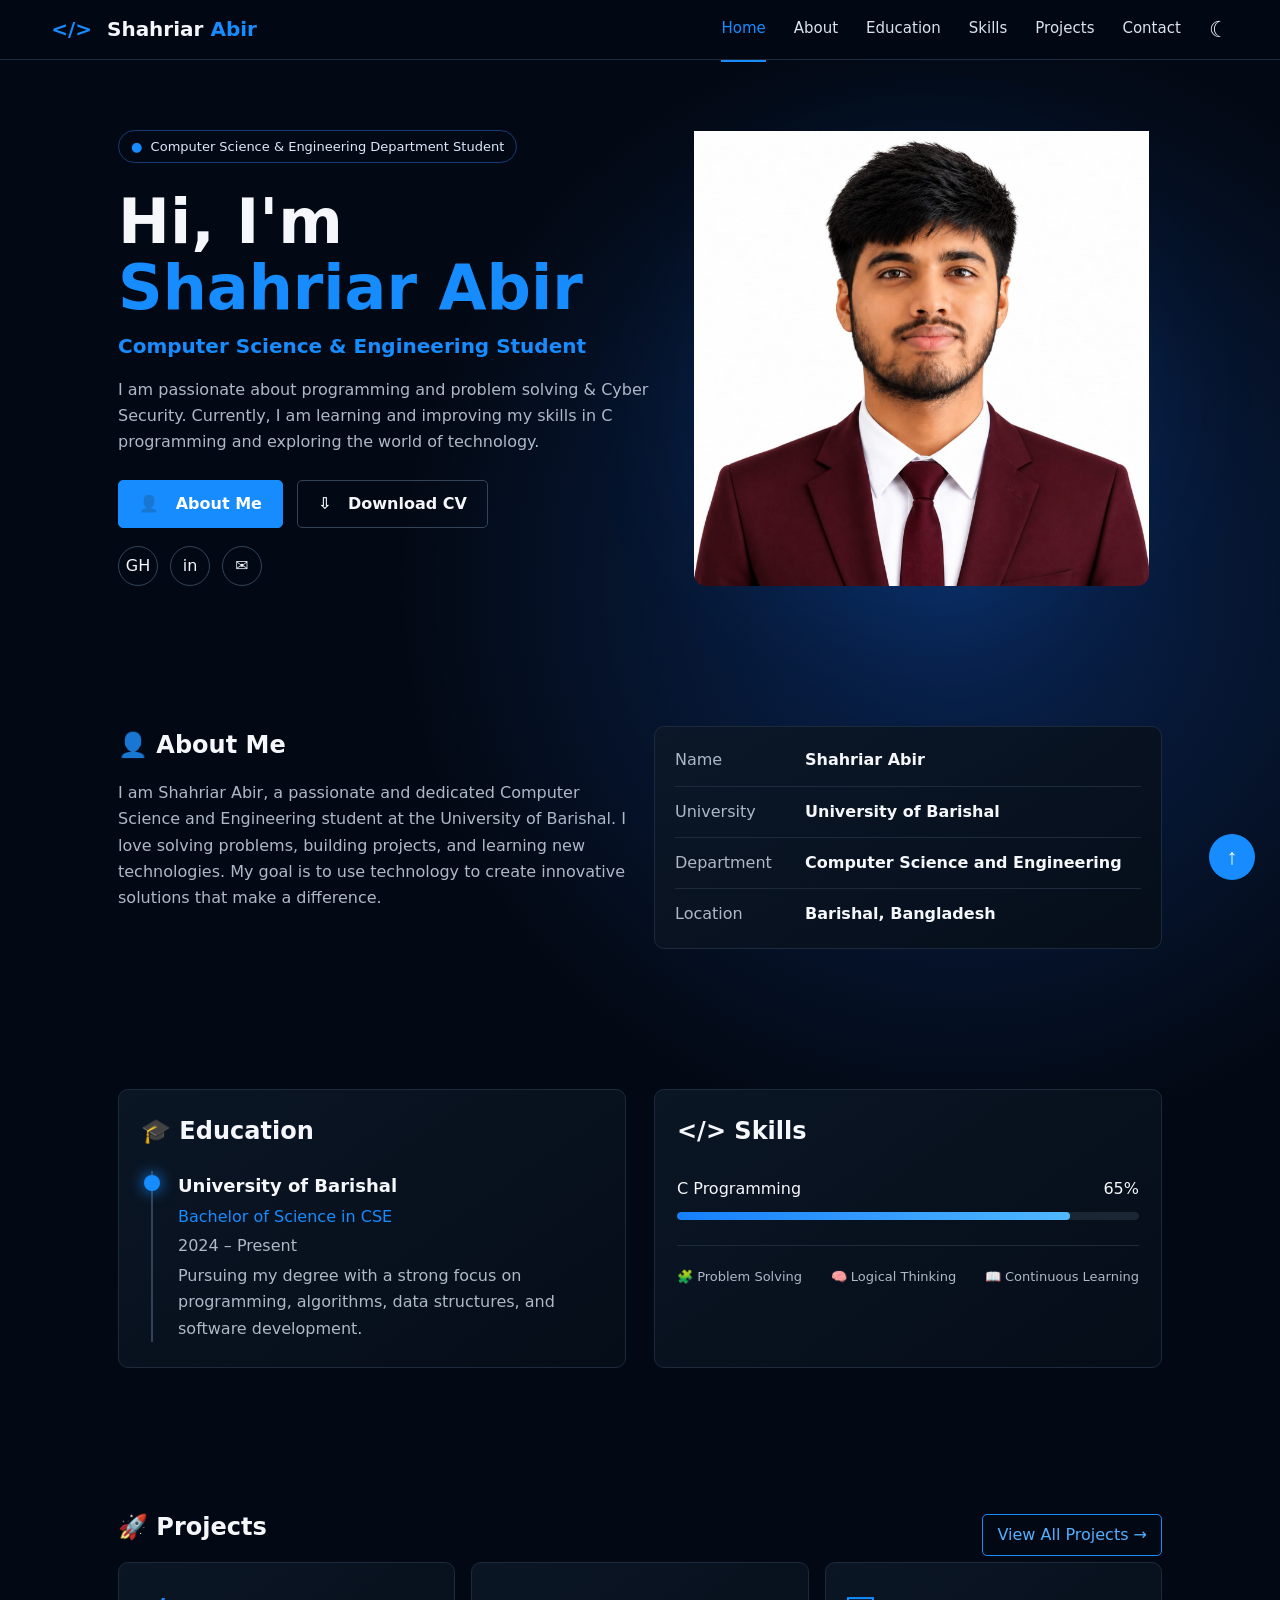
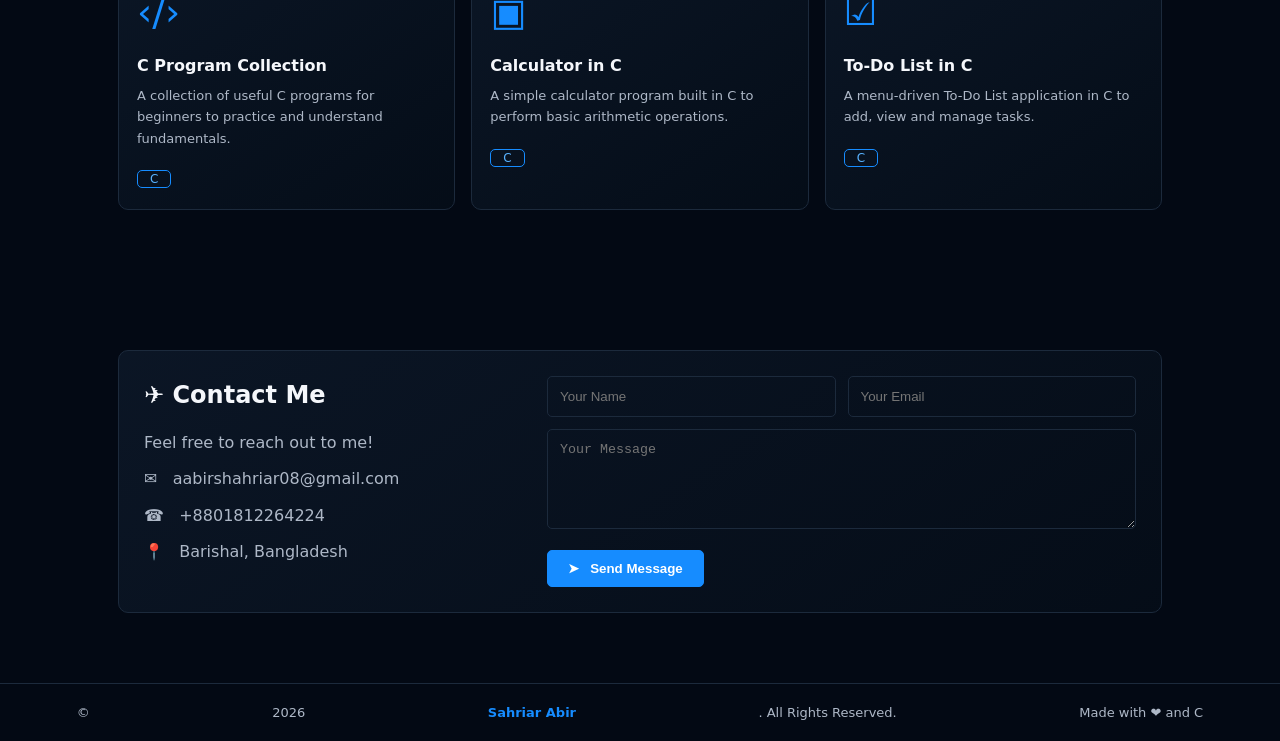
<file: index.html>
<!DOCTYPE html>
<html lang="en">
<head>
  <meta charset="UTF-8">
  <meta name="viewport" content="width=device-width, initial-scale=1.0">
  <meta name="description" content="Shahriar Abir - Computer Science and Engineering student portfolio">
  <title>Shahriar Abir | Portfolio</title>
  <link rel="stylesheet" href="style.css">
</head>
<body>
  <header class="navbar">
    <a class="logo" href="#home">&lt;/&gt; <span>Shahriar <b>Abir</b></span></a>
    <button class="menu-btn" aria-label="Open menu">☰</button>
    <nav>
      <a class="active" href="#home">Home</a>
      <a href="#about">About</a>
      <a href="#education">Education</a>
      <a href="#skills">Skills</a>
      <a href="#projects">Projects</a>
      <a href="#contact">Contact</a>
    </nav>
    <button class="theme-btn" aria-label="Toggle theme">☾</button>
  </header>

  <main>
    <section id="home" class="hero section">
      <div class="hero-text">
        <span class="badge">● &nbsp;Computer Science & Engineering Department Student</span>
        <h1>Hi, I'm<br><span>Shahriar Abir</span></h1>
        <h2>Computer Science &amp; Engineering Student</h2>
        <p>I am passionate about programming and problem solving & Cyber Security. Currently, I am learning and improving my skills in C programming and exploring the world of technology.</p>
        <div class="buttons">
          <a class="btn primary" href="#about">👤 &nbsp; About Me</a>
          <a class="btn secondary" href="#" onclick="alert('Add your CV file as cv.pdf in this folder, then this button will work.'); return false;">⇩ &nbsp; Download CV</a>
        </div>
        <div class="socials">
          <a href="#" aria-label="GitHub">GH</a>
          <a href="#" aria-label="LinkedIn">in</a>
          <a href="mailto:aabirshahriar08@gmail.com" aria-label="Email">✉</a>
        </div>
      </div>
      <div class="hero-photo">
        <div class="glow"></div>
        <img src="profile.jpg" alt="Portrait of Sahriar Abir">
      </div>
    </section>

    <section id="about" class="section">
      <div class="section-grid">
        <div>
          <h2 class="section-title">👤 About Me</h2>
          <p class="lead">I am Shahriar Abir, a passionate and dedicated Computer Science and Engineering student at the University of Barishal. I love solving problems, building projects, and learning new technologies. My goal is to use technology to create innovative solutions that make a difference.</p>
        </div>
        <div class="info-card">
          <div><span>Name</span><strong>Shahriar Abir</strong></div>
          <div><span>University</span><strong>University of Barishal</strong></div>
          <div><span>Department</span><strong>Computer Science and Engineering</strong></div>
          <div><span>Location</span><strong>Barishal, Bangladesh</strong></div>
        </div>
      </div>
    </section>

    <section class="two-col section">
      <div id="education" class="card">
        <h2 class="section-title">🎓 Education</h2>
        <div class="timeline">
          <div class="dot"></div>
          <h3>University of Barishal</h3>
          <p class="accent">Bachelor of Science in CSE</p>
          <p>2024 – Present</p>
          <p>Pursuing my degree with a strong focus on programming, algorithms, data structures, and software development.</p>
        </div>
      </div>

      <div id="skills" class="card">
        <h2 class="section-title">&lt;/&gt; Skills</h2>
        <div class="skill">
          <div class="skill-top"><span>C Programming</span><b>65%</b></div>
          <div class="bar"><span style="width:85%"></span></div>
        </div>
        <div class="skill-tags">
          <span>🧩 Problem Solving</span>
          <span>🧠 Logical Thinking</span>
          <span>📖 Continuous Learning</span>
        </div>
      </div>
    </section>

    <section id="projects" class="section">
      <div class="section-heading">
        <h2 class="section-title">🚀 Projects</h2>
        <span class="outline-btn">View All Projects →</span>
      </div>
      <div class="projects">
        <article class="project"><div class="project-icon">‹/›</div><h3>C Program Collection</h3><p>A collection of useful C programs for beginners to practice and understand fundamentals.</p><span class="tag">C</span></article>
        <article class="project"><div class="project-icon">▣</div><h3>Calculator in C</h3><p>A simple calculator program built in C to perform basic arithmetic operations.</p><span class="tag">C</span></article>
        <article class="project"><div class="project-icon">☑</div><h3>To-Do List in C</h3><p>A menu-driven To-Do List application in C to add, view and manage tasks.</p><span class="tag">C</span></article>
      </div>
    </section>

    <section id="contact" class="section">
      <div class="contact-card">
        <div class="contact-info">
          <h2 class="section-title">✈ Contact Me</h2>
          <p>Feel free to reach out to me!</p>
          <p>✉ &nbsp; aabirshahriar08@gmail.com</p>
          <p>☎ &nbsp; +8801812264224</p>
          <p>📍 &nbsp; Barishal, Bangladesh</p>
        </div>
        <form onsubmit="sendMessage(event)">
          <div class="form-row">
            <input required placeholder="Your Name">
            <input required type="email" placeholder="Your Email">
          </div>
          <textarea required placeholder="Your Message"></textarea>
          <button class="btn primary" type="submit">➤ &nbsp; Send Message</button>
        </form>
      </div>
    </section>
  </main>

  <footer>© <span id="year"></span> <b>Sahriar Abir</b>. All Rights Reserved. <span>Made with ❤️ and C</span></footer>
  <button class="top" onclick="scrollTo({top:0,behavior:'smooth'})">↑</button>
  <script src="script.js"></script>
</body>
</html>
</file>
<file: style.css>
*{box-sizing:border-box;margin:0;padding:0}
:root{--bg:#030914;--card:#08111f;--text:#f5f7fb;--muted:#aeb8c7;--blue:#168cff;--line:#1c2a3c}
html{scroll-behavior:smooth}
body{font-family:Inter,system-ui,-apple-system,Segoe UI,sans-serif;background:radial-gradient(circle at 75% 25%,#092452 0,transparent 28%),var(--bg);color:var(--text);line-height:1.65}
body.light{--bg:#f4f7fb;--card:#fff;--text:#101827;--muted:#536173;--line:#d8e0ea;background:var(--bg)}
a{text-decoration:none;color:inherit}.navbar{height:60px;border-bottom:1px solid var(--line);display:flex;align-items:center;padding:0 4%;gap:28px;position:sticky;top:0;background:rgba(3,9,20,.88);backdrop-filter:blur(14px);z-index:10}.light .navbar{background:rgba(244,247,251,.9)}
.logo{font-size:20px;font-weight:800;color:var(--blue);margin-right:auto}.logo span{color:var(--text);margin-left:8px}.logo b{color:var(--blue)}
nav{display:flex;gap:28px}nav a{font-size:15px;padding:19px 0;color:#dce3ed}nav a:hover,nav a.active{color:var(--blue);border-bottom:2px solid var(--blue)}
.theme-btn,.menu-btn{border:0;background:none;color:var(--text);font-size:22px;cursor:pointer}.menu-btn{display:none}
.section{max-width:1100px;margin:auto;padding:70px 28px}.hero{min-height:480px;display:flex;align-items:center;position:relative}.hero-text{width:54%;z-index:2}.badge{display:inline-block;border:1px solid #173c73;padding:5px 12px;border-radius:20px;color:#dbe8fb;font-size:13px}.badge:first-letter{color:var(--blue)}h1{font-size:62px;line-height:1.05;margin:26px 0 10px}h1 span{color:var(--blue)}h2{color:var(--blue);font-size:20px;margin-bottom:14px}.hero p,.lead{color:var(--muted);max-width:620px}.buttons{display:flex;gap:14px;margin-top:24px}.btn{display:inline-block;padding:10px 20px;border-radius:5px;border:1px solid #33445a;font-weight:600;cursor:pointer;background:none;color:var(--text)}.primary{background:var(--blue);border-color:var(--blue);color:white}.secondary:hover{border-color:var(--blue)}.socials{display:flex;gap:12px;margin-top:18px}.socials a{border:1px solid #33445a;border-radius:50%;width:40px;height:40px;display:grid;place-items:center}.hero-photo{width:46%;height:455px;display:flex;justify-content:center;align-items:flex-end;position:relative}.hero-photo .glow{position:absolute;width:370px;height:370px;border-radius:50%;background:#087bff;filter:blur(80px);opacity:.23}.hero-photo img{height:455px;max-width:100%;object-fit:cover;object-position:center top;position:relative;border-radius:0 0 12px 12px}
.section-grid,.two-col{display:grid;grid-template-columns:1fr 1fr;gap:28px}.info-card,.card,.project,.contact-card{background:linear-gradient(145deg,rgba(12,23,39,.9),rgba(5,13,24,.9));border:1px solid var(--line);border-radius:10px}.light .info-card,.light .card,.light .project,.light .contact-card{background:var(--card)}.info-card{padding:8px 20px}.info-card div{display:grid;grid-template-columns:130px 1fr;padding:12px 0;border-bottom:1px solid var(--line)}.info-card div:last-child{border:0}.info-card span{color:var(--muted)}.card{padding:22px}.section-title{font-size:24px;color:var(--text)}.timeline{border-left:2px solid #344255;padding-left:25px;margin:20px 0 0 10px;position:relative}.dot{position:absolute;left:-9px;top:4px;width:16px;height:16px;border-radius:50%;background:var(--blue);box-shadow:0 0 15px #168cff}.timeline h3{font-size:18px}.accent{color:var(--blue)!important}.timeline p{color:var(--muted);margin:3px 0}.skill{margin:25px 0}.skill-top{display:flex;justify-content:space-between}.skill-top b{font-weight:500}.bar{height:8px;background:#1b2635;border-radius:10px;margin-top:9px;overflow:hidden}.bar span{display:block;height:100%;background:linear-gradient(90deg,#167fff,#51b7ff);border-radius:10px}.skill-tags{display:flex;justify-content:space-between;border-top:1px solid var(--line);padding-top:20px;color:var(--muted);font-size:13px}
.section-heading{display:flex;justify-content:space-between;align-items:center}.outline-btn{border:1px solid var(--blue);padding:7px 14px;border-radius:5px;color:#55aeff}.projects{display:grid;grid-template-columns:repeat(3,1fr);gap:16px}.project{padding:18px;min-height:190px}.project-icon{font-size:38px;color:var(--blue);margin-bottom:10px}.project h3{font-size:16px}.project p{color:var(--muted);font-size:13px;margin:5px 0 16px}.tag{border:1px solid var(--blue);color:#58b2ff;padding:1px 12px;border-radius:5px;font-size:12px}.contact-card{padding:25px;display:grid;grid-template-columns:1fr 1.6fr;gap:35px}.contact-info p{color:var(--muted);margin:10px 0}.form-row{display:grid;grid-template-columns:1fr 1fr;gap:12px}input,textarea{width:100%;background:transparent;border:1px solid var(--line);border-radius:5px;padding:12px;color:var(--text);outline:none;margin-bottom:12px}textarea{height:100px;resize:vertical}.top{position:fixed;right:25px;bottom:20px;border:0;background:var(--blue);color:#fff;width:46px;height:46px;border-radius:50%;font-size:22px;cursor:pointer}footer{border-top:1px solid var(--line);padding:18px 6%;color:var(--muted);font-size:13px;display:flex;justify-content:space-between}footer b{color:var(--blue)}
@media(max-width:800px){.navbar{padding:0 20px}nav{display:none;position:absolute;top:60px;left:0;right:0;background:var(--bg);flex-direction:column;padding:15px 25px;gap:0}nav.open{display:flex}nav a{padding:10px}.menu-btn{display:block}.hero{flex-direction:column;padding-top:45px}.hero-text,.hero-photo{width:100%}.hero-photo{height:350px;margin-top:25px}.hero-photo img{height:350px}h1{font-size:48px}.section-grid,.two-col,.contact-card{grid-template-columns:1fr}.projects{grid-template-columns:1fr}.form-row{grid-template-columns:1fr}.skill-tags{gap:12px;flex-wrap:wrap}footer{flex-direction:column;gap:5px}}
</file>
